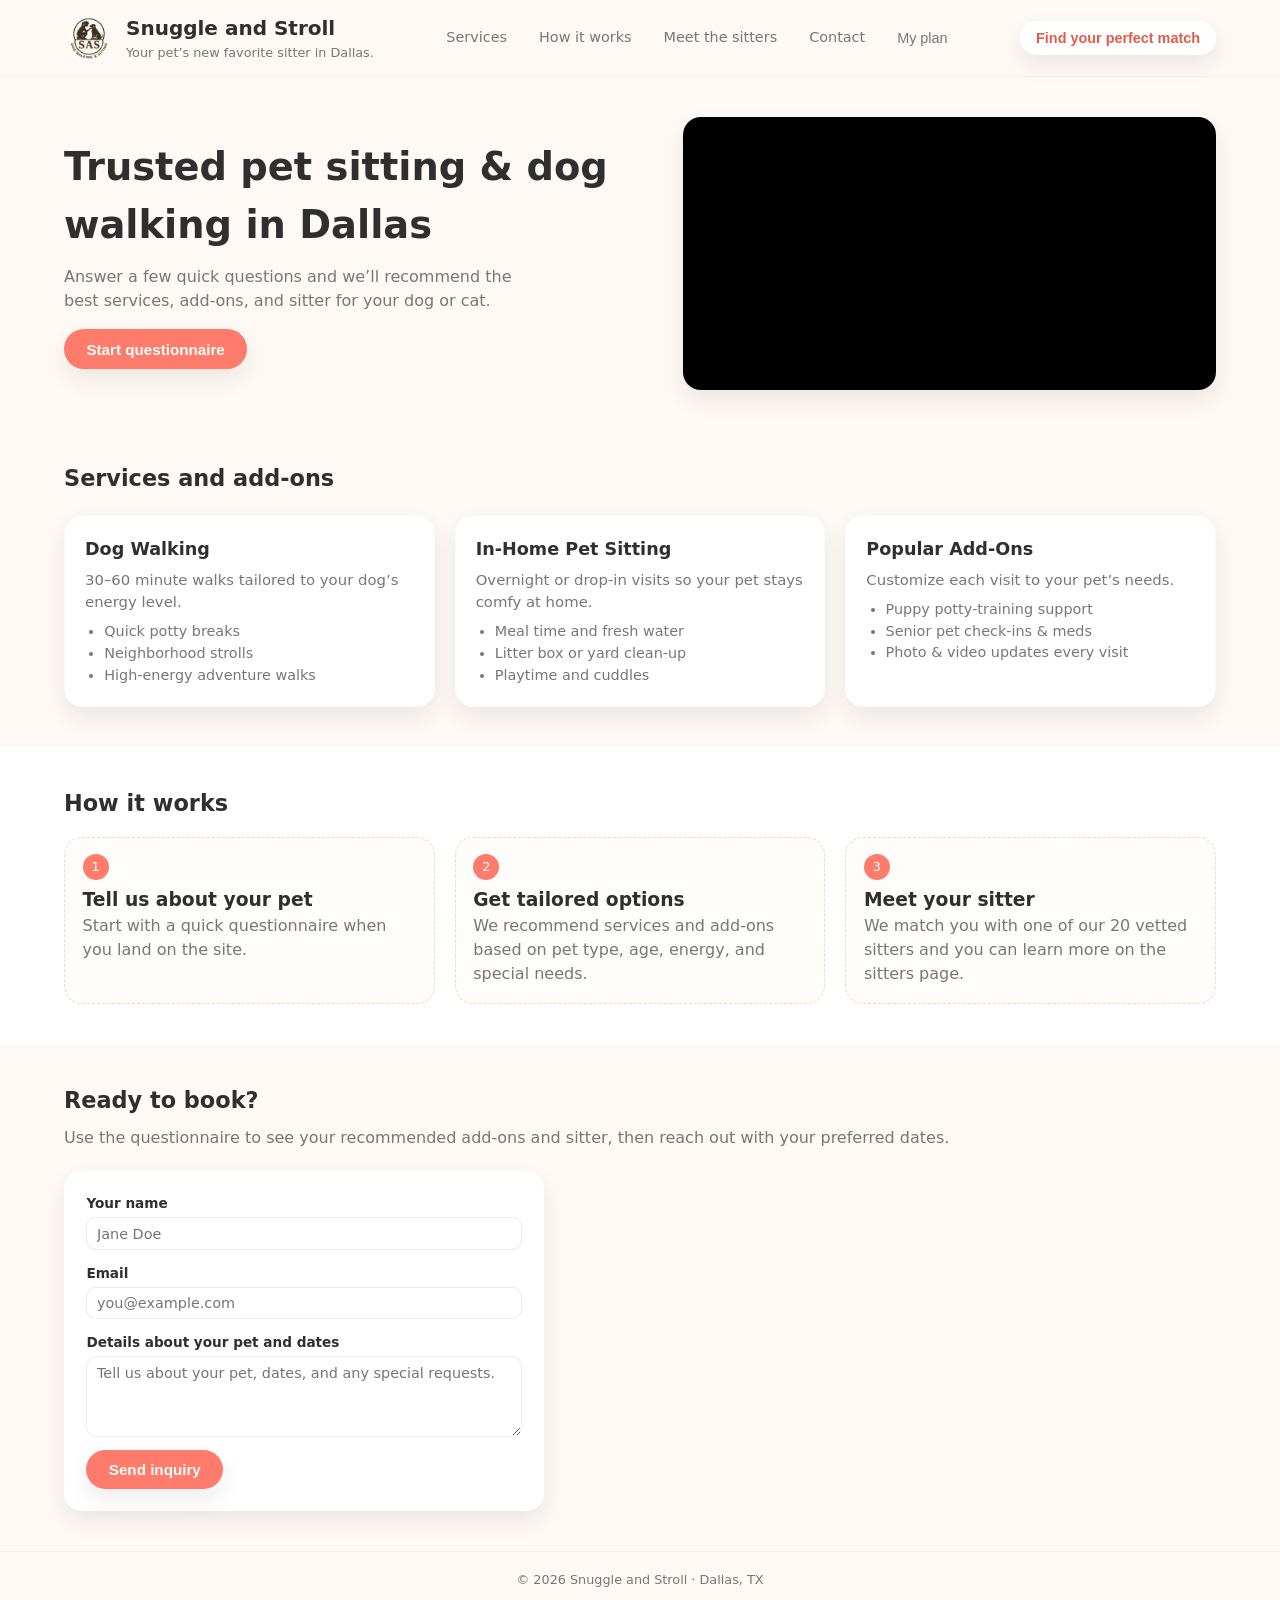
<file: index.html>
<!DOCTYPE html>
<html lang="en">
<head>
  <meta charset="UTF-8" />
  <title>Snuggle and Stroll | Pet Sitting & Walking</title>
  <meta name="viewport" content="width=device-width, initial-scale=1.0" />
  <link rel="stylesheet" href="styles.css" />
</head>
<body>
  <header class="main-header">
    <div class="logo-area">
      <img src="sas-logo.png" alt="Snuggle and Stroll logo" class="logo" />
      <div>
        <h1>Snuggle and Stroll</h1>
        <p>Your pet’s new favorite sitter in Dallas.</p>
      </div>
    </div>
    <nav class="main-nav">
      <a href="#services">Services</a>
      <a href="#how-it-works">How it works</a>
      <a href="sitters.html">Meet the sitters</a>
      <a href="#contact">Contact</a>
       <button class="nav-link-button" id="openPlanBtn" type="button">
        My plan
         </button>
    </nav>
    <button class="cta-btn" id="openQuizBtn">Find your perfect match
    </button>
  </header>

  <main>
    <!-- Hero section with video -->
    <section class="hero">
      <div class="hero-content">
        <h2>Trusted pet sitting & dog walking in Dallas</h2>
        <p>
          Answer a few quick questions and we’ll recommend the best services,
          add‑ons, and sitter for your dog or cat.
        </p>
        <button class="primary-btn" id="heroQuizBtn">Start questionnaire</button>
      </div>
      <div class="hero-video">
        <video src="videoofdog.mp4" autoplay muted loop playsinline></video>
      </div>
    </section>

    <!-- Services -->
    <section id="services" class="section">
      <h2>Services and add‑ons</h2>
      <div class="cards">
        <article class="card">
          <h3>Dog Walking</h3>
          <p>30–60 minute walks tailored to your dog’s energy level.</p>
          <ul>
            <li>Quick potty breaks</li>
            <li>Neighborhood strolls</li>
            <li>High‑energy adventure walks</li>
          </ul>
        </article>
        <article class="card">
          <h3>In‑Home Pet Sitting</h3>
          <p>Overnight or drop‑in visits so your pet stays comfy at home.</p>
          <ul>
            <li>Meal time and fresh water</li>
            <li>Litter box or yard clean‑up</li>
            <li>Playtime and cuddles</li>
          </ul>
        </article>
        <article class="card">
          <h3>Popular Add‑Ons</h3>
          <p>Customize each visit to your pet’s needs.</p>
          <ul>
            <li>Puppy potty‑training support</li>
            <li>Senior pet check‑ins & meds</li>
            <li>Photo & video updates every visit</li>
          </ul>
        </article>
      </div>
    </section>

    <!-- How it works -->
    <section id="how-it-works" class="section alt">
      <h2>How it works</h2>
      <div class="steps">
        <div class="step">
          <span class="step-number">1</span>
          <h3>Tell us about your pet</h3>
          <p>Start with a quick questionnaire when you land on the site.</p>
        </div>
        <div class="step">
          <span class="step-number">2</span>
          <h3>Get tailored options</h3>
          <p>
            We recommend services and add‑ons based on pet type, age,
            energy, and special needs.
          </p>
        </div>
        <div class="step">
          <span class="step-number">3</span>
          <h3>Meet your sitter</h3>
          <p>
            We match you with one of our 20 vetted sitters and you can learn more on
            the sitters page.
          </p>
        </div>
      </div>
    </section>

    <!-- Contact / CTA -->
    <section id="contact" class="section">
      <h2>Ready to book?</h2>
      <p>
        Use the questionnaire to see your recommended add‑ons and sitter, then
        reach out with your preferred dates.
      </p>
      <form class="contact-form">
        <div class="form-row">
          <label for="name">Your name</label>
          <input type="text" id="name" placeholder="Jane Doe" required />
        </div>
        <div class="form-row">
          <label for="email">Email</label>
          <input type="email" id="email" placeholder="you@example.com" required />
        </div>
        <div class="form-row">
          <label for="message">Details about your pet and dates</label>
          <textarea id="message" rows="4" placeholder="Tell us about your pet, dates, and any special requests."></textarea>
        </div>
        <button type="submit" class="primary-btn">Send inquiry</button>
      </form>
    </section>
  </main>

  <footer class="main-footer">
    <p>© 2026 Snuggle and Stroll · Dallas, TX</p>
  </footer>
  <!-- Saved care plan modal -->
  <div class="modal-backdrop" id="planModal">
    <div class="modal">
      <button class="modal-close" id="closePlanBtn">&times;</button>
      <h2>Your saved care plan</h2>
      <p class="modal-subtitle" id="planSubtitle">
        Review the plan we built for your pet based on your last questionnaire.
      </p>

      <div id="planContent" class="quiz-results">
        <h3>Care summary</h3>
        <p id="planPetSummary"></p>

        <h3>Recommended services</h3>
        <p id="planServices"></p>

        <h3>Recommended add-ons</h3>
        <p id="planAddOns"></p>

        <h3>Suggested sitter</h3>
        <p id="planSitter"></p>
      </div>

      <div id="noPlanMessage" class="quiz-results hidden">
        <p>
          We don’t have a saved plan yet. Please complete the questionnaire once,
          and we’ll store your care plan here for you to revisit.
        </p>
      </div>
    </div>
  </div>

  <!-- Questionnaire modal -->
  <div class="modal-backdrop" id="quizModal">
    <div class="modal">
      <button class="modal-close" id="closeQuizBtn">&times;</button>
      <h2>Pet questionnaire</h2>
      <p class="modal-subtitle">
        Answer a few questions so we can suggest the best add‑ons and sitter.
      </p>
      <form id="quizForm">
        <div class="quiz-grid">
          <div class="quiz-group">
            <label>What kind of pet do you have?</label>
            <select name="petType" required>
              <option value="">Select one</option>
              <option value="dog">Dog</option>
              <option value="cat">Cat</option>
            </select>
          </div>

          <div class="quiz-group">
            <label>Age range</label>
            <select name="age">
              <option value="puppy-kitten">Puppy / kitten (under 1)</option>
              <option value="adult">Adult</option>
              <option value="senior">Senior</option>
            </select>
          </div>

          <div class="quiz-group">
            <label>Energy level</label>
            <select name="energy">
              <option value="low">Low</option>
              <option value="medium">Medium</option>
              <option value="high">High</option>
            </select>
          </div>

          <div class="quiz-group">
            <label>Any medications or special care?</label>
            <select name="specialCare">
              <option value="none">No special care</option>
              <option value="meds">Takes medication</option>
              <option value="anxious">Anxious / shy</option>
              <option value="mobility">Mobility issues</option>
            </select>
          </div>

          <div class="quiz-group">
            <label>Preferred service</label>
            <select name="service">
              <option value="walks">Dog walks</option>
              <option value="dropins">Drop‑in visits</option>
              <option value="overnight">Overnight sitting</option>
            </select>
          </div>

          <div class="quiz-group">
            <label>How often do you need visits?</label>
            <select name="frequency">
              <option value="one-time">One‑time</option>
              <option value="weekly">A few times per week</option>
              <option value="daily">Daily</option>
            </select>
          </div>
        </div>

        <button type="submit" class="primary-btn modal-submit">See my recommendations</button>
      </form>

      <div id="quizResults" class="quiz-results hidden">
        <h3>Your recommended options</h3>
        <p id="recommendedServices"></p>
        <p id="recommendedAddOns"></p>
        <p id="recommendedSitter"></p>
        <a href="sitters.html" class="secondary-link">View sitter profiles</a>
      </div>
    </div>
  </div>

  <script src="script.js"></script>
</body>
</html>
</file>
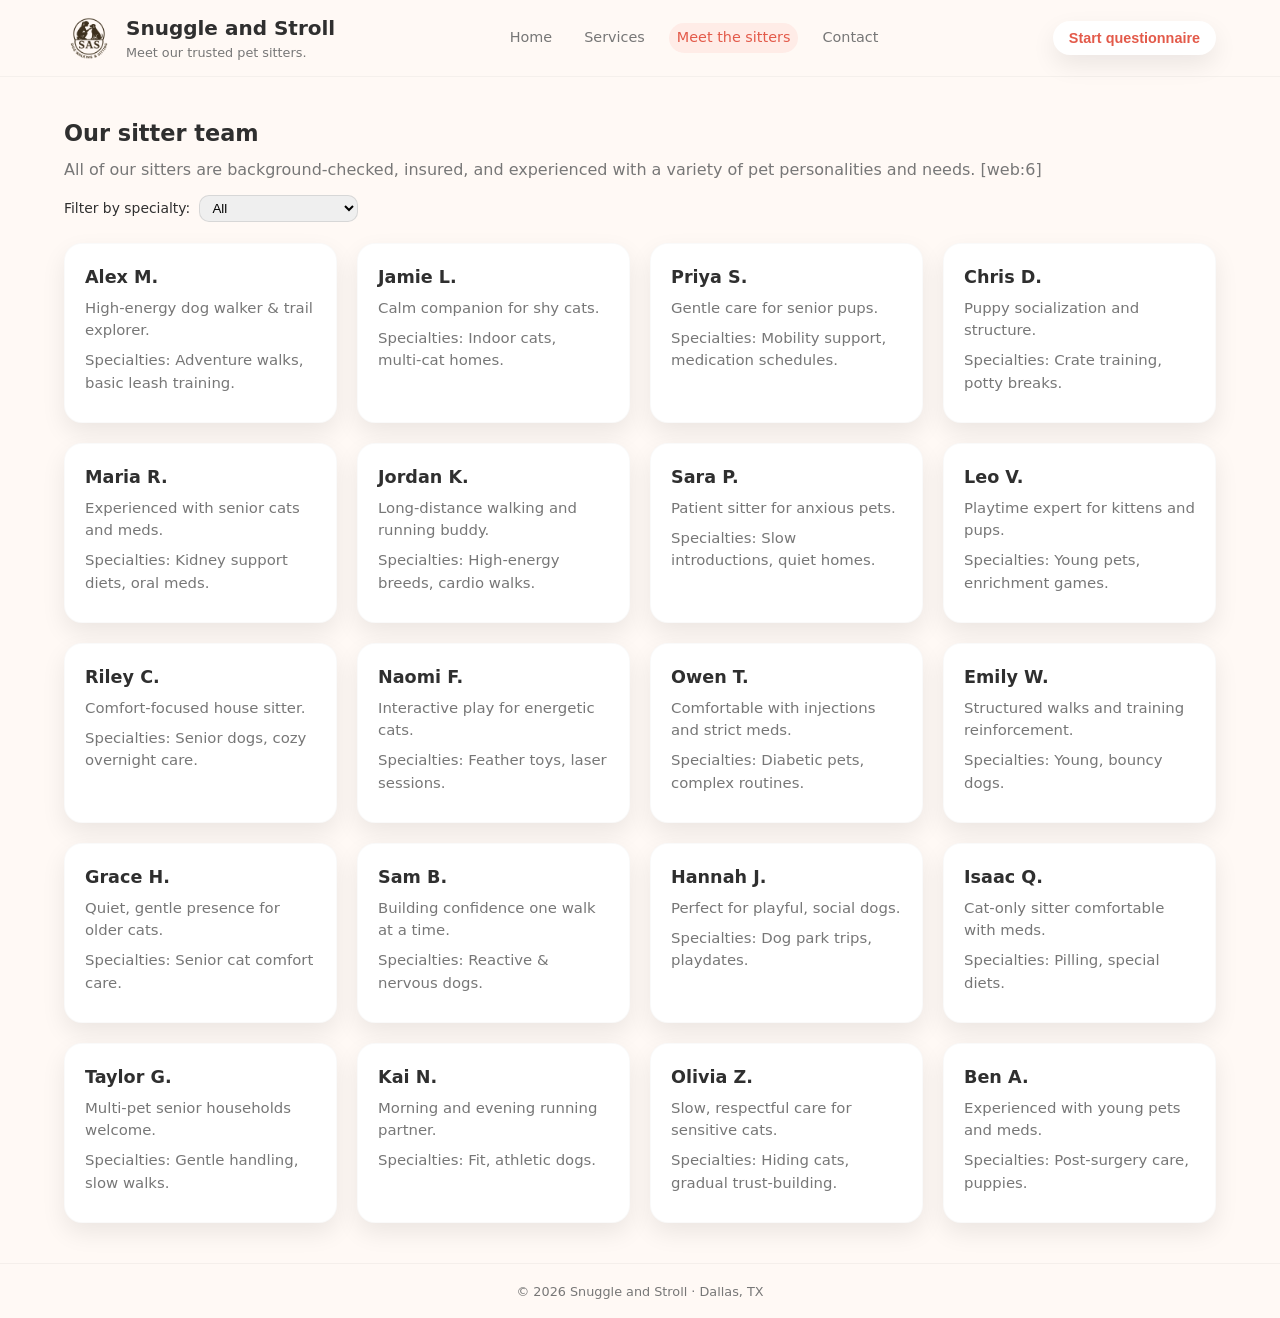
<file: sitters.html>
<!DOCTYPE html>
<html lang="en">
<head>
  <meta charset="UTF-8" />
  <title>Snuggle and Stroll | Our Sitters</title>
  <meta name="viewport" content="width=device-width, initial-scale=1.0" />
  <link rel="stylesheet" href="styles.css" />
</head>
<body>
  <header class="main-header">
    <div class="logo-area">
      <img src="sas-logo.png" alt="Snuggle and Stroll logo" class="logo" />
      <div>
        <h1>Snuggle and Stroll</h1>
        <p>Meet our trusted pet sitters.</p>
      </div>
    </div>
    <nav class="main-nav">
      <a href="index.html">Home</a>
      <a href="index.html#services">Services</a>
      <a href="sitters.html" class="active">Meet the sitters</a>
      <a href="index.html#contact">Contact</a>
    </nav>
    <button class="cta-btn" onclick="window.location.href='index.html#how-it-works'">
      Start questionnaire
    </button>
  </header>

  <main class="section">
    <h2>Our sitter team</h2>
    <p>
      All of our sitters are background‑checked, insured, and experienced with a
      variety of pet personalities and needs. [web:6]
    </p>

    <div class="filters">
      <label>
        Filter by specialty:
        <select id="sitterFilter">
          <option value="all">All</option>
          <option value="puppy">Puppies</option>
          <option value="senior">Senior pets</option>
          <option value="highenergy">High‑energy dogs</option>
          <option value="cats">Cats</option>
          <option value="meds">Meds & special care</option>
        </select>
      </label>
    </div>

    <div class="cards sitter-grid" id="sitterGrid">
      <!-- Example sitter card structure; JS also uses IDs in script.js -->
      <article class="card sitter-card" data-tags="puppy highenergy dogs" id="sitter-1">
        <h3>Alex M.</h3>
        <p class="sitter-tagline">High‑energy dog walker & trail explorer.</p>
        <p class="sitter-meta">Specialties: Adventure walks, basic leash training.</p>
      </article>

      <article class="card sitter-card" data-tags="cats anxious" id="sitter-2">
        <h3>Jamie L.</h3>
        <p class="sitter-tagline">Calm companion for shy cats.</p>
        <p class="sitter-meta">Specialties: Indoor cats, multi‑cat homes.</p>
      </article>

      <article class="card sitter-card" data-tags="senior meds dogs" id="sitter-3">
        <h3>Priya S.</h3>
        <p class="sitter-tagline">Gentle care for senior pups.</p>
        <p class="sitter-meta">Specialties: Mobility support, medication schedules.</p>
      </article>

      <article class="card sitter-card" data-tags="puppy dogs" id="sitter-4">
        <h3>Chris D.</h3>
        <p class="sitter-tagline">Puppy socialization and structure.</p>
        <p class="sitter-meta">Specialties: Crate training, potty breaks.</p>
      </article>

      <article class="card sitter-card" data-tags="cats meds senior" id="sitter-5">
        <h3>Maria R.</h3>
        <p class="sitter-tagline">Experienced with senior cats and meds.</p>
        <p class="sitter-meta">Specialties: Kidney support diets, oral meds.</p>
      </article>

      <article class="card sitter-card" data-tags="highenergy dogs" id="sitter-6">
        <h3>Jordan K.</h3>
        <p class="sitter-tagline">Long‑distance walking and running buddy.</p>
        <p class="sitter-meta">Specialties: High‑energy breeds, cardio walks.</p>
      </article>

      <article class="card sitter-card" data-tags="anxious dogs cats" id="sitter-7">
        <h3>Sara P.</h3>
        <p class="sitter-tagline">Patient sitter for anxious pets.</p>
        <p class="sitter-meta">Specialties: Slow introductions, quiet homes.</p>
      </article>

      <article class="card sitter-card" data-tags="puppy cats" id="sitter-8">
        <h3>Leo V.</h3>
        <p class="sitter-tagline">Playtime expert for kittens and pups.</p>
        <p class="sitter-meta">Specialties: Young pets, enrichment games.</p>
      </article>

      <article class="card sitter-card" data-tags="senior dogs" id="sitter-9">
        <h3>Riley C.</h3>
        <p class="sitter-tagline">Comfort‑focused house sitter.</p>
        <p class="sitter-meta">Specialties: Senior dogs, cozy overnight care.</p>
      </article>

      <article class="card sitter-card" data-tags="cats highenergy" id="sitter-10">
        <h3>Naomi F.</h3>
        <p class="sitter-tagline">Interactive play for energetic cats.</p>
        <p class="sitter-meta">Specialties: Feather toys, laser sessions.</p>
      </article>

      <article class="card sitter-card" data-tags="meds dogs senior" id="sitter-11">
        <h3>Owen T.</h3>
        <p class="sitter-tagline">Comfortable with injections and strict meds.</p>
        <p class="sitter-meta">Specialties: Diabetic pets, complex routines.</p>
      </article>

      <article class="card sitter-card" data-tags="highenergy puppy" id="sitter-12">
        <h3>Emily W.</h3>
        <p class="sitter-tagline">Structured walks and training reinforcement.</p>
        <p class="sitter-meta">Specialties: Young, bouncy dogs.</p>
      </article>

      <article class="card sitter-card" data-tags="cats senior" id="sitter-13">
        <h3>Grace H.</h3>
        <p class="sitter-tagline">Quiet, gentle presence for older cats.</p>
        <p class="sitter-meta">Specialties: Senior cat comfort care.</p>
      </article>

      <article class="card sitter-card" data-tags="dogs anxious" id="sitter-14">
        <h3>Sam B.</h3>
        <p class="sitter-tagline">Building confidence one walk at a time.</p>
        <p class="sitter-meta">Specialties: Reactive & nervous dogs.</p>
      </article>

      <article class="card sitter-card" data-tags="puppy highenergy dogs" id="sitter-15">
        <h3>Hannah J.</h3>
        <p class="sitter-tagline">Perfect for playful, social dogs.</p>
        <p class="sitter-meta">Specialties: Dog park trips, playdates.</p>
      </article>

      <article class="card sitter-card" data-tags="meds cats" id="sitter-16">
        <h3>Isaac Q.</h3>
        <p class="sitter-tagline">Cat‑only sitter comfortable with meds.</p>
        <p class="sitter-meta">Specialties: Pilling, special diets.</p>
      </article>

      <article class="card sitter-card" data-tags="senior dogs cats" id="sitter-17">
        <h3>Taylor G.</h3>
        <p class="sitter-tagline">Multi‑pet senior households welcome.</p>
        <p class="sitter-meta">Specialties: Gentle handling, slow walks.</p>
      </article>

      <article class="card sitter-card" data-tags="highenergy dogs" id="sitter-18">
        <h3>Kai N.</h3>
        <p class="sitter-tagline">Morning and evening running partner.</p>
        <p class="sitter-meta">Specialties: Fit, athletic dogs.</p>
      </article>

      <article class="card sitter-card" data-tags="anxious cats" id="sitter-19">
        <h3>Olivia Z.</h3>
        <p class="sitter-tagline">Slow, respectful care for sensitive cats.</p>
        <p class="sitter-meta">Specialties: Hiding cats, gradual trust‑building.</p>
      </article>

      <article class="card sitter-card" data-tags="puppy meds dogs" id="sitter-20">
        <h3>Ben A.</h3>
        <p class="sitter-tagline">Experienced with young pets and meds.</p>
        <p class="sitter-meta">Specialties: Post‑surgery care, puppies.</p>
      </article>
    </div>
  </main>

  <footer class="main-footer">
    <p>© 2026 Snuggle and Stroll · Dallas, TX</p>
  </footer>

  <script>
    // Simple front-end filter for sitter specialties
    const filterSelect = document.getElementById('sitterFilter');
    const sitterCards = document.querySelectorAll('.sitter-card');

    filterSelect.addEventListener('change', () => {
      const value = filterSelect.value;
      sitterCards.forEach(card => {
        if (value === 'all') {
          card.style.display = '';
          return;
        }
        const tags = card.dataset.tags || '';
        card.style.display = tags.includes(value) ? '' : 'none';
      });
    });
  </script>
</body>
</html>
</file>
<file: styles.css>
:root {
  --primary: #ff7b6b;
  --primary-dark: #e35a4a;
  --accent: #ffd166;
  --bg: #fff9f5;
  --text: #2f2f2f;
  --muted: #777;
  --radius-lg: 18px;
  --radius-md: 10px;
  --shadow-soft: 0 10px 25px rgba(0, 0, 0, 0.08);
}

*,
*::before,
*::after {
  box-sizing: border-box;
  margin: 0;
  padding: 0;
}

body {
  font-family: system-ui, -apple-system, BlinkMacSystemFont, "Segoe UI", sans-serif;
  color: var(--text);
  background: var(--bg);
  line-height: 1.5;
}

/* Header / nav */

.main-header {
  position: sticky;
  top: 0;
  z-index: 10;
  display: flex;
  align-items: center;
  justify-content: space-between;
  padding: 0.8rem 5vw;
  background: rgba(255, 249, 245, 0.96);
  backdrop-filter: blur(10px);
  border-bottom: 1px solid rgba(0, 0, 0, 0.04);
}

.logo-area {
  display: flex;
  align-items: center;
  gap: 0.75rem;
}

.logo {
  width: 50px;
  height: 50px;
  object-fit: contain;
}

.logo-area h1 {
  font-size: 1.25rem;
  font-weight: 700;
}

.logo-area p {
  font-size: 0.8rem;
  color: var(--muted);
}

.main-nav {
  display: flex;
  gap: 1rem;
  font-size: 0.9rem;
}

.main-nav a {
  text-decoration: none;
  color: var(--muted);
  padding: 0.25rem 0.5rem;
  border-radius: 999px;
  transition: background 0.2s, color 0.2s;
}

.main-nav a:hover,
.main-nav a.active {
  background: rgba(255, 123, 107, 0.1);
  color: var(--primary-dark);
}

.cta-btn {
  border: none;
  border-radius: 999px;
  padding: 0.55rem 1rem;
  background: #fff;
  color: var(--primary-dark);
  font-weight: 600;
  font-size: 0.9rem;
  box-shadow: var(--shadow-soft);
  cursor: pointer;
  transition: transform 0.15s ease, box-shadow 0.15s ease;
}

.cta-btn:hover {
  transform: translateY(-1px);
  box-shadow: 0 12px 30px rgba(0, 0, 0, 0.12);
}

/* Hero */

.hero {
  display: grid;
  grid-template-columns: minmax(0, 1.1fr) minmax(0, 1fr);
  gap: 2rem;
  padding: 2.5rem 5vw 2rem;
  align-items: center;
}

.hero-content h2 {
  font-size: clamp(1.8rem, 3vw, 2.4rem);
  margin-bottom: 0.75rem;
}

.hero-content p {
  color: var(--muted);
  max-width: 30rem;
  margin-bottom: 1rem;
}

.primary-btn {
  border: none;
  background: var(--primary);
  color: #fff;
  padding: 0.7rem 1.4rem;
  border-radius: 999px;
  font-size: 0.95rem;
  font-weight: 600;
  cursor: pointer;
  box-shadow: var(--shadow-soft);
  transition: background 0.15s ease, transform 0.15s ease, box-shadow 0.15s ease;
}

.primary-btn:hover {
  background: var(--primary-dark);
  transform: translateY(-1px);
  box-shadow: 0 14px 35px rgba(0, 0, 0, 0.14);
}

.secondary-link {
  display: inline-block;
  margin-top: 0.4rem;
  font-size: 0.9rem;
  color: var(--primary-dark);
  text-decoration: none;
}

.hero-video {
  border-radius: var(--radius-lg);
  overflow: hidden;
  box-shadow: var(--shadow-soft);
  background: #000;
}

.hero-video video {
  width: 100%;
  height: 100%;
  object-fit: cover;
}

/* Sections */

.section {
  padding: 2.5rem 5vw;
}

.section.alt {
  background: #ffffff;
}

.section h2 {
  font-size: 1.4rem;
  margin-bottom: 0.5rem;
}

.section p {
  color: var(--muted);
}

/* Cards */

.cards {
  display: grid;
  grid-template-columns: repeat(auto-fit, minmax(230px, 1fr));
  gap: 1.25rem;
  margin-top: 1.2rem;
}

.card {
  background: #fff;
  border-radius: var(--radius-lg);
  padding: 1.25rem;
  box-shadow: var(--shadow-soft);
  border: 1px solid rgba(0, 0, 0, 0.02);
}

.card h3 {
  font-size: 1.1rem;
  margin-bottom: 0.4rem;
}

.card p {
  font-size: 0.93rem;
  margin-bottom: 0.5rem;
}

.card ul {
  list-style: disc;
  margin-left: 1.2rem;
  font-size: 0.9rem;
  color: var(--muted);
}

/* Steps */

.steps {
  display: grid;
  grid-template-columns: repeat(auto-fit, minmax(210px, 1fr));
  gap: 1.25rem;
  margin-top: 1rem;
}

.step {
  background: #fffdf9;
  border-radius: var(--radius-lg);
  padding: 1rem 1.1rem 1.1rem;
  border: 1px dashed rgba(255, 123, 107, 0.35);
}

.step-number {
  display: inline-flex;
  align-items: center;
  justify-content: center;
  background: var(--primary);
  color: #fff;
  width: 26px;
  height: 26px;
  border-radius: 999px;
  font-size: 0.8rem;
  margin-bottom: 0.35rem;
}

/* Contact form */

.contact-form {
  margin-top: 1.3rem;
  max-width: 480px;
  background: #fff;
  border-radius: var(--radius-lg);
  padding: 1.4rem;
  box-shadow: var(--shadow-soft);
}

.form-row {
  display: flex;
  flex-direction: column;
  margin-bottom: 0.8rem;
}

.form-row label {
  font-size: 0.85rem;
  font-weight: 600;
  margin-bottom: 0.25rem;
}

.form-row input,
.form-row textarea,
.quiz-group select {
  border-radius: var(--radius-md);
  border: 1px solid rgba(0, 0, 0, 0.08);
  padding: 0.45rem 0.6rem;
  font-size: 0.9rem;
  font-family: inherit;
}

.form-row input:focus,
.form-row textarea:focus,
.quiz-group select:focus {
  outline: 2px solid rgba(255, 123, 107, 0.5);
  border-color: rgba(255, 123, 107, 0.5);
}

/* Footer */

.main-footer {
  padding: 1.1rem 5vw;
  border-top: 1px solid rgba(0, 0, 0, 0.04);
  font-size: 0.8rem;
  color: var(--muted);
  text-align: center;
}

/* Modal questionnaire */

.modal-backdrop {
  position: fixed;
  inset: 0;
  background: rgba(10, 10, 10, 0.55);
  display: none;
  align-items: center;
  justify-content: center;
  padding: 1.2rem;
  z-index: 20;
}

.modal {
  background: #fffdf9;
  border-radius: 20px;
  max-width: 640px;
  width: 100%;
  padding: 1.6rem 1.5rem 1.3rem;
  box-shadow: 0 18px 45px rgba(0, 0, 0, 0.2);
  position: relative;
}

.modal h2 {
  font-size: 1.25rem;
  margin-bottom: 0.15rem;
}

.modal-subtitle {
  font-size: 0.9rem;
  color: var(--muted);
  margin-bottom: 0.9rem;
}

.modal-close {
  position: absolute;
  top: 0.7rem;
  right: 0.9rem;
  border: none;
  background: transparent;
  font-size: 1.3rem;
  cursor: pointer;
  color: var(--muted);
}

.quiz-grid {
  display: grid;
  grid-template-columns: repeat(auto-fit, minmax(210px, 1fr));
  gap: 0.7rem 1rem;
}

.quiz-group label {
  display: block;
  font-size: 0.85rem;
  font-weight: 600;
  margin-bottom: 0.25rem;
}

.quiz-group select {
  width: 100%;
  background: #fff;
}

.modal-submit {
  margin-top: 1rem;
  width: 100%;
}

.quiz-results {
  margin-top: 1rem;
  padding-top: 0.9rem;
  border-top: 1px solid rgba(0, 0, 0, 0.05);
  font-size: 0.9rem;
}

.quiz-results p {
  margin-top: 0.25rem;
}

/* Sitters */

.sitter-grid {
  margin-top: 1.3rem;
}

.sitter-card {
  position: relative;
}

.sitter-tagline {
  font-size: 0.9rem;
  color: var(--muted);
}

.sitter-meta {
  font-size: 0.85rem;
  margin-top: 0.35rem;
}

.filters {
  margin-top: 0.8rem;
  font-size: 0.87rem;
}

.filters select {
  margin-left: 0.3rem;
  padding: 0.25rem 0.5rem;
  border-radius: var(--radius-md);
  border: 1px solid rgba(0, 0, 0, 0.1);
}

/* Utilities */

.hidden {
  display: none;
}
.nav-link-button {
  border: none;
  background: transparent;
  color: var(--muted);
  font-size: 0.9rem;
  padding: 0.25rem 0.5rem;
  border-radius: 999px;
  cursor: pointer;
  transition: background 0.2s, color 0.2s;
}

.nav-link-button:hover {
  background: rgba(255, 123, 107, 0.1);
  color: var(--primary-dark);
}

/* Responsive */

@media (max-width: 800px) {
  .main-header {
    flex-wrap: wrap;
    gap: 0.75rem;
  }

  .main-nav {
    order: 3;
    width: 100%;
    justify-content: center;
    flex-wrap: wrap;
  }

  .hero {
    grid-template-columns: 1fr;
  }

  .hero-video {
    order: -1;
  }
}
</file>
